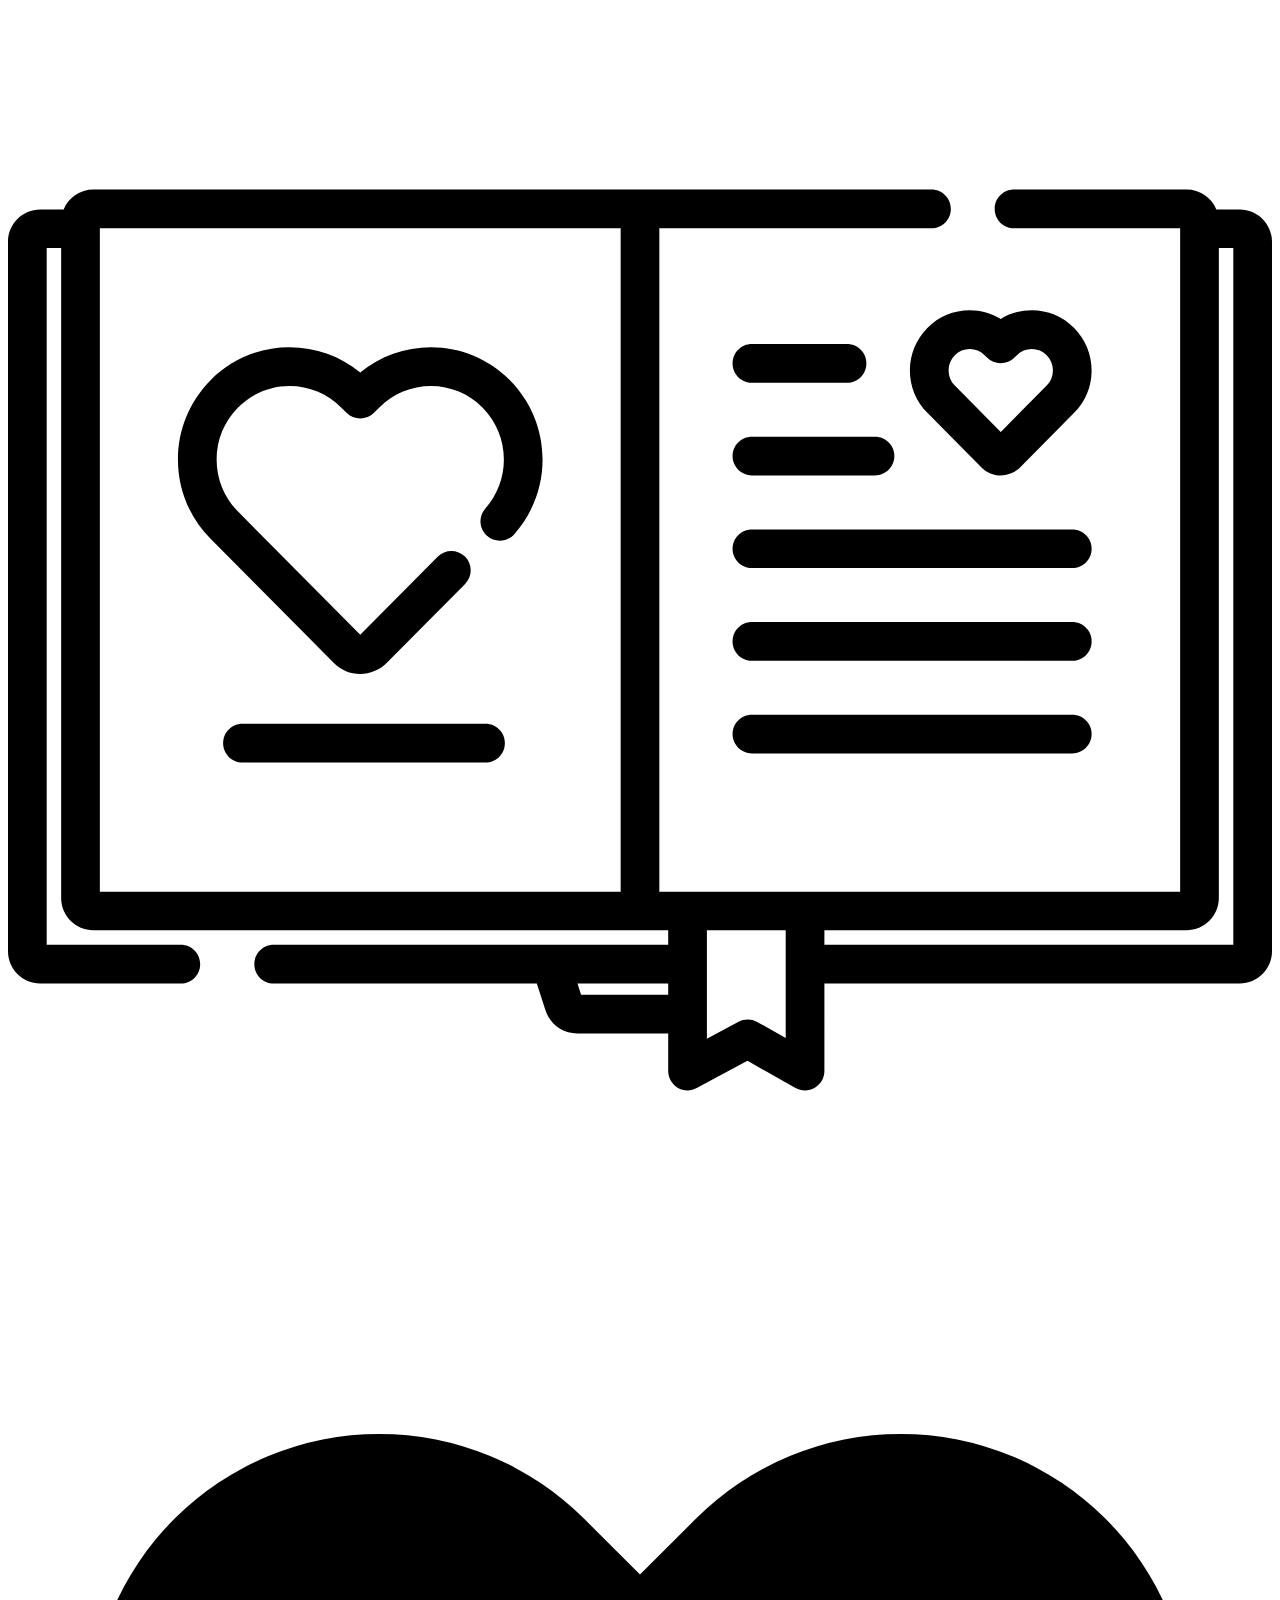
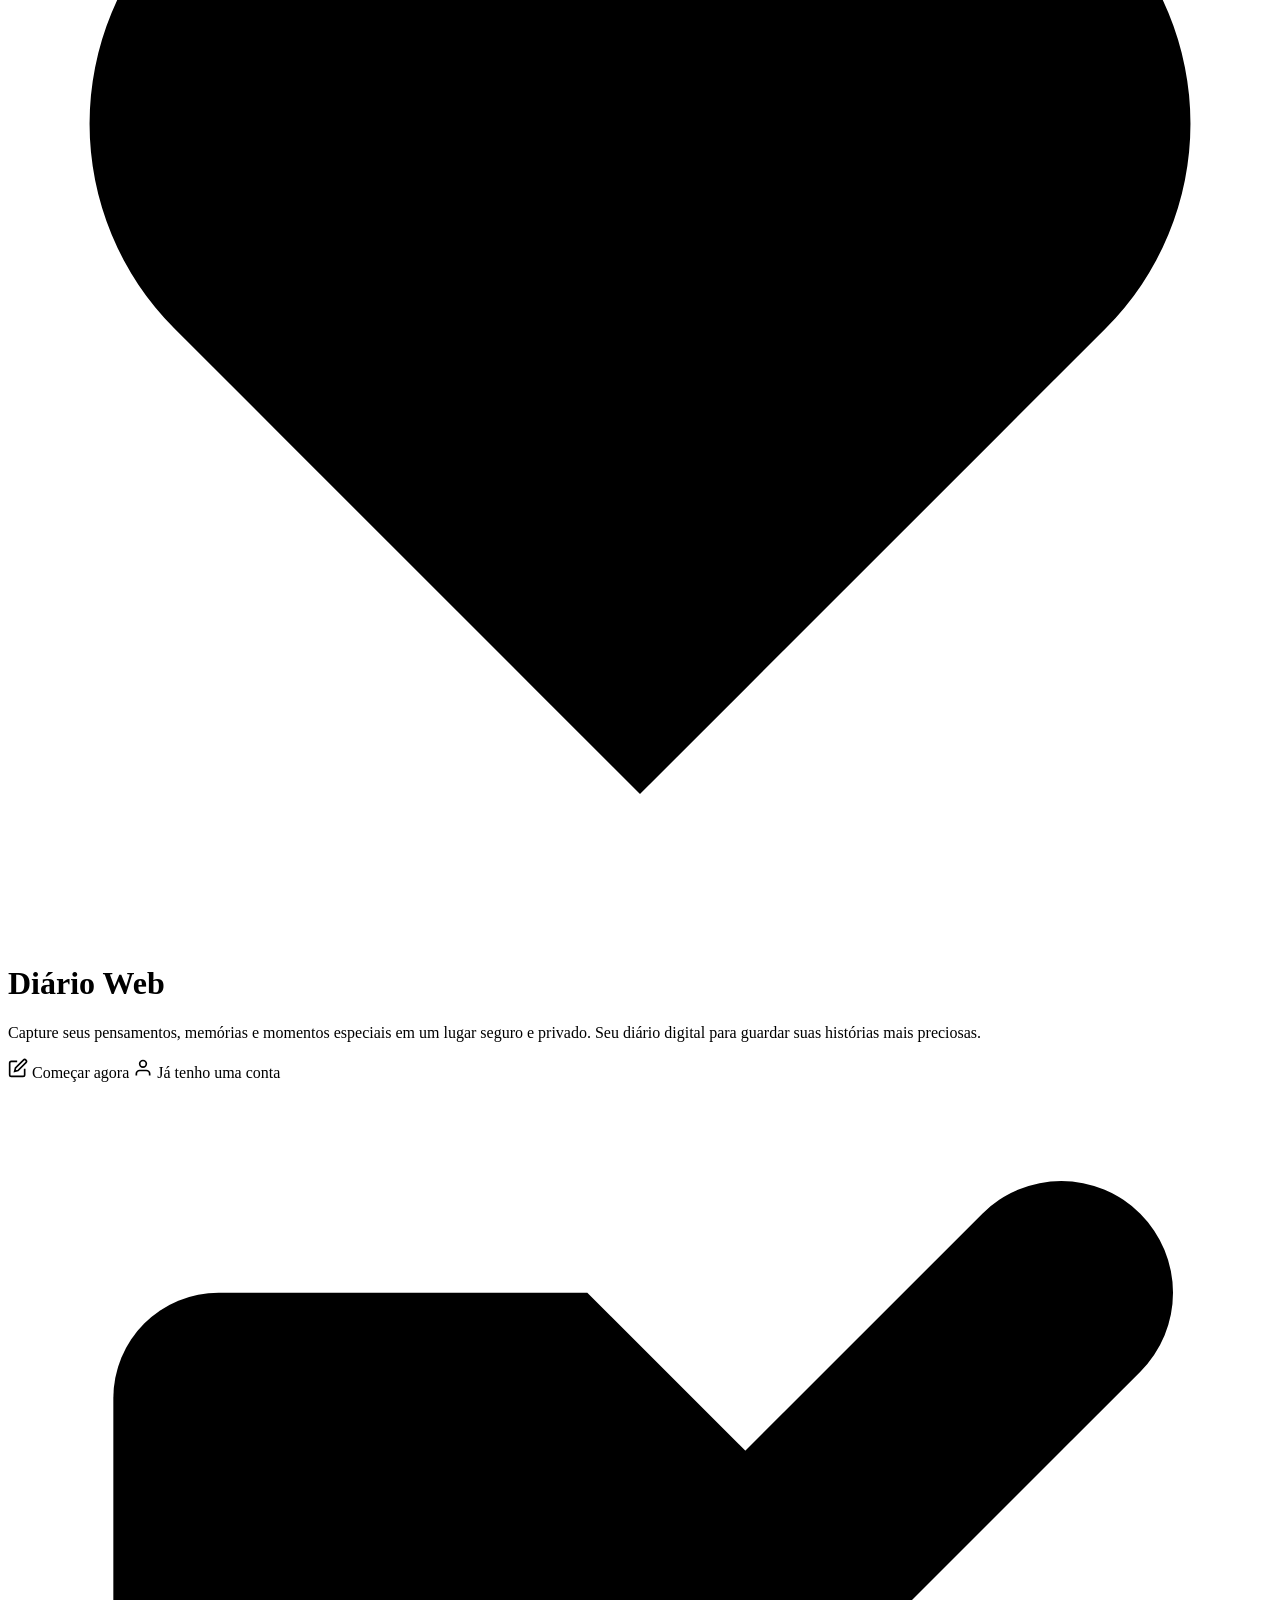
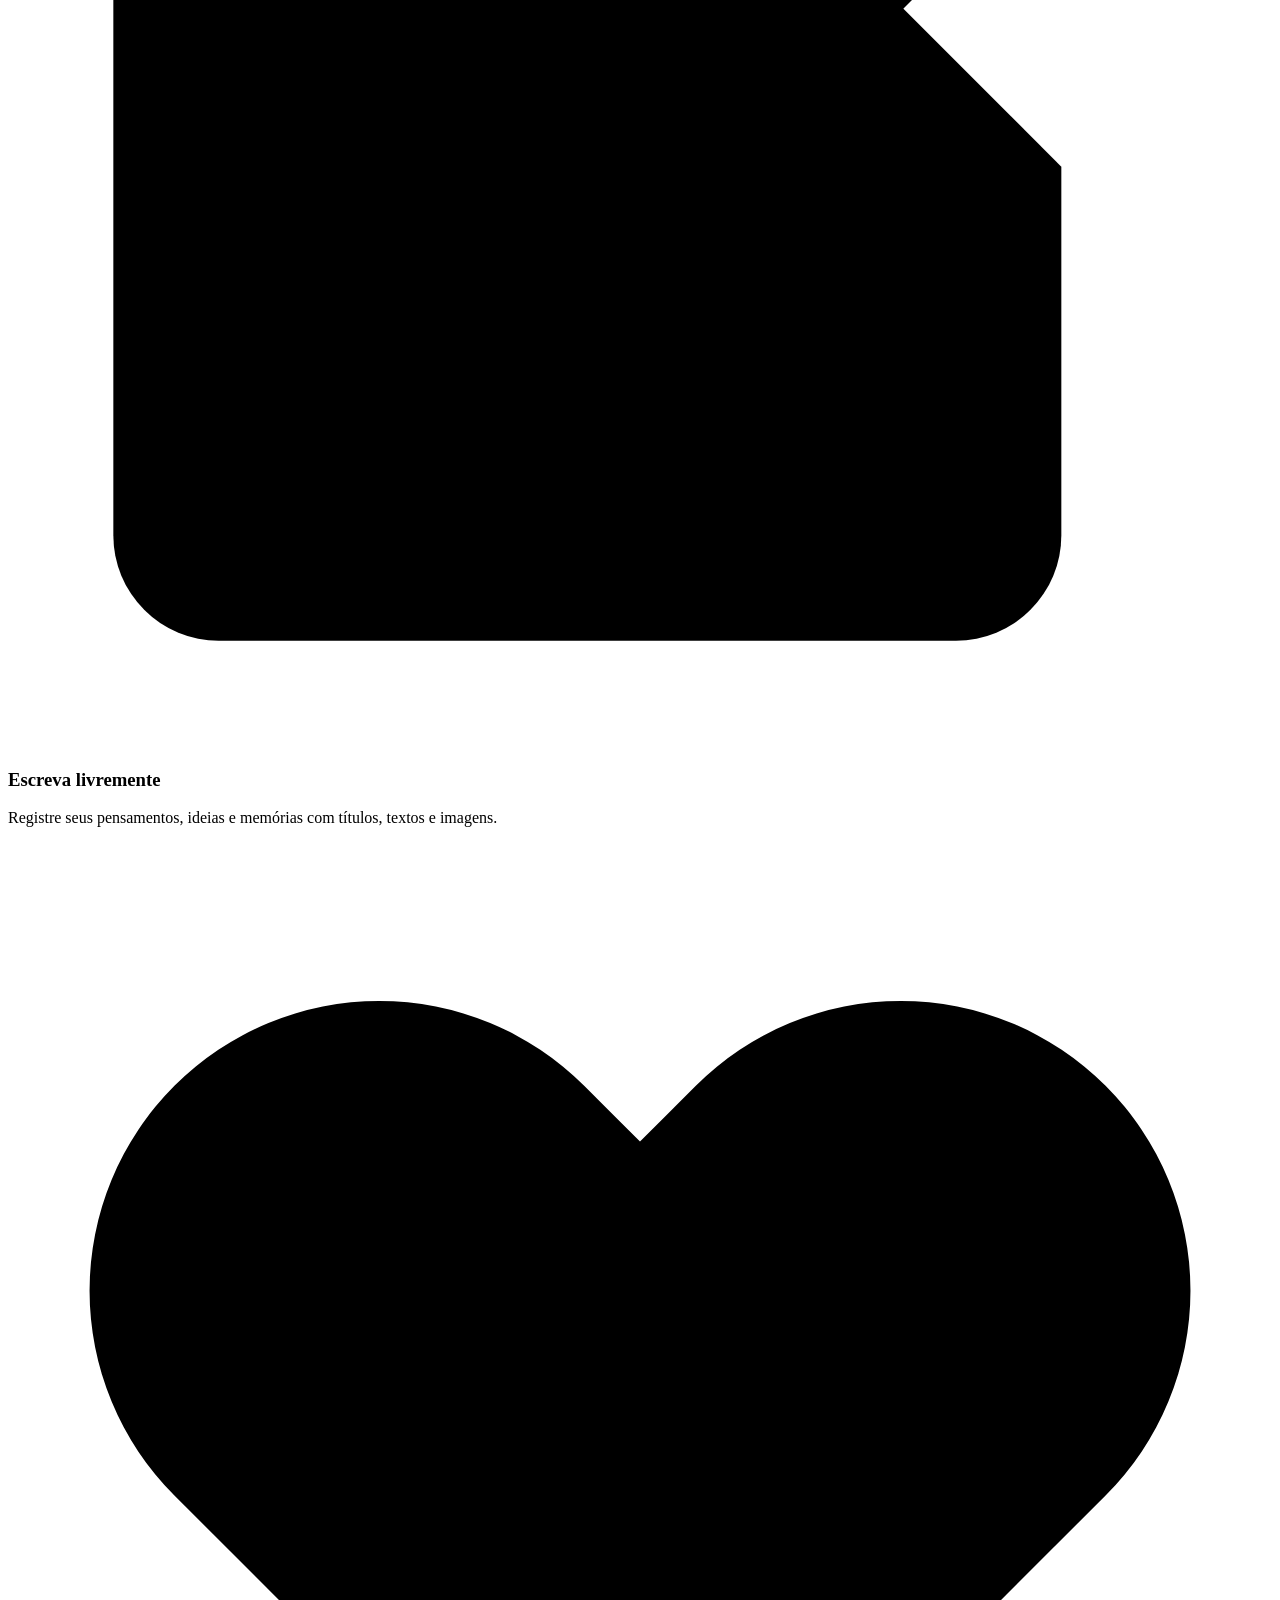
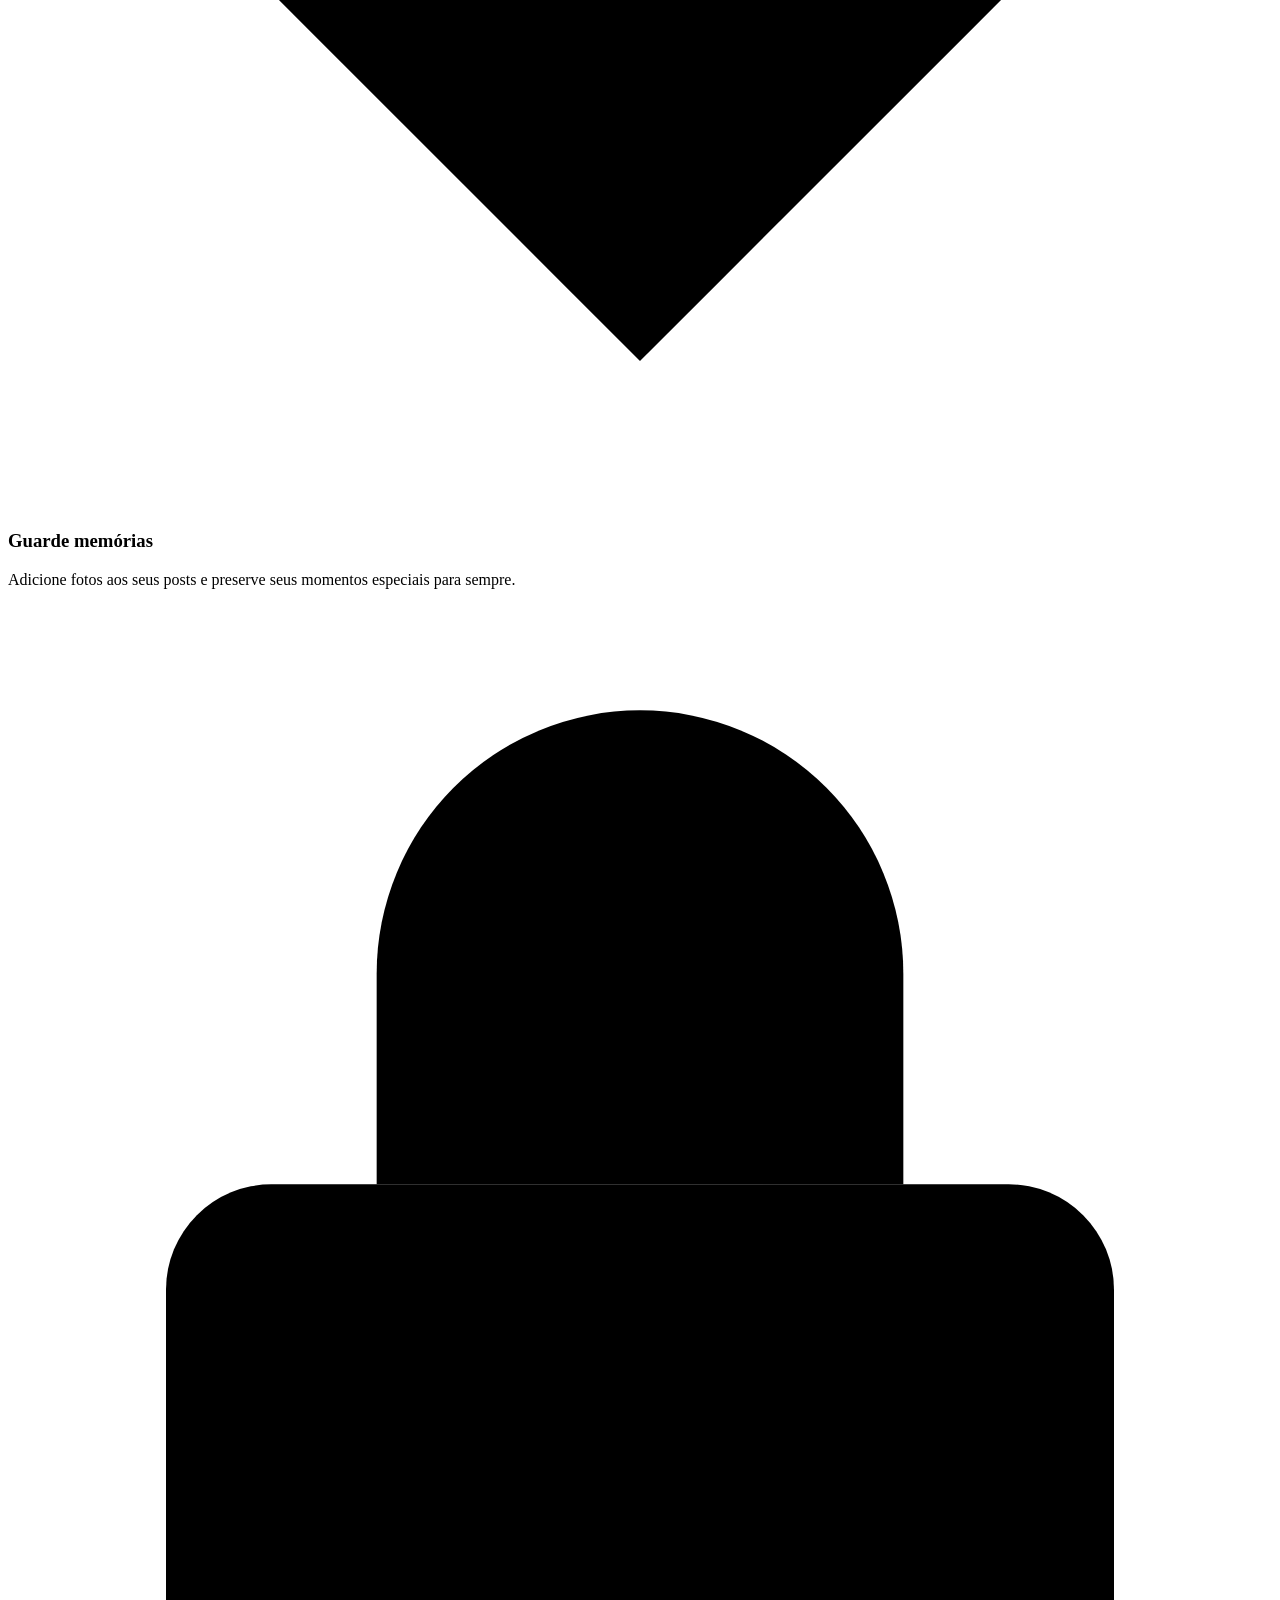
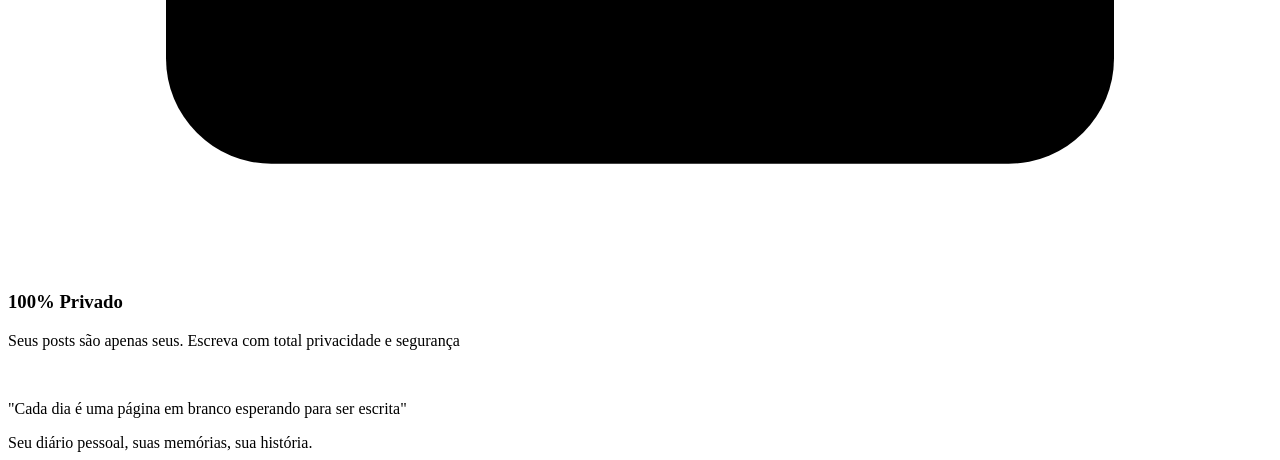
<file: src/main/resources/templates/index.html>
<!DOCTYPE html>
<html lang="pt-BR" xmlns:th="http://thymeleaf.org">

<head>
    <meta charset="UTF-8">
    <meta name="viewport" content="width=device-width, initial-scale=1.0">
    <title>Diário Web</title>
    
    <!--Favicon-->
    <link rel="icon" type="image/png" th:href="@{/assets/icons8-story-book-32.png}">

    <!--Fontes-->
    <link rel="preconnect" href="https://fonts.googleapis.com">
    <link rel="preconnect" href="https://fonts.gstatic.com" crossorigin>
    <link href="https://fonts.googleapis.com/css2?family=Abril+Fatface&family=Parisienne&family=Poppins&family=Unna:wght@400;700&display=swap" rel="stylesheet">
    
    <link rel="stylesheet" th:href="@{/css/styles.css}">
</head>

<body>
    <div class="container">
        <!-- Header -->
        <header class="header">
            <div class="logo-container">
                <svg class="logo-icon" version="1.1" id="Layer_1" xmlns="http://www.w3.org/2000/svg" xmlns:xlink="http://www.w3.org/1999/xlink" viewBox="0 0 512 512" xml:space="preserve">
                    <g id="SVGRepo_bgCarrier" stroke-width="0"></g>
                    <g id="SVGRepo_tracerCarrier" stroke-linecap="round" stroke-linejoin="round" stroke="#CCCCCC" stroke-width="8.192"></g>
                    <g id="SVGRepo_iconCarrier">
                    <g> <g> <path d="M193.415,289.959H94.977c-4.328,0-7.837,3.508-7.837,7.837c0,4.329,3.509,7.837,7.837,7.837h98.438 c4.328,0,7.837-3.508,7.837-7.837C201.252,293.466,197.744,289.959,193.415,289.959z"></path></g></g>
                    <g> <g> <path d="M203.308,150.743c-8.546-8.602-19.908-13.34-31.995-13.34c-10.56,0-20.568,3.616-28.628,10.269 c-8.059-6.652-18.067-10.269-28.629-10.269c-12.087,0-23.45,4.738-31.996,13.341c-8.529,8.59-13.226,20.002-13.226,32.137 c0,12.14,4.698,23.553,13.224,32.137l49.947,50.331c2.85,2.87,6.643,4.451,10.679,4.451c3.976,0,7.867-1.622,10.681-4.453 l31.795-32.039c3.048-3.072,3.029-8.034-0.042-11.082c-3.073-3.05-8.034-3.031-11.083,0.042l-31.35,31.59l-49.504-49.883 c-5.593-5.63-8.674-13.121-8.674-21.093c0-7.968,3.08-15.459,8.674-21.092c5.58-5.618,12.994-8.712,20.875-8.712 c7.882,0,15.295,3.094,20.876,8.712l2.193,2.208c1.471,1.482,3.473,2.314,5.561,2.314s4.09-0.834,5.56-2.314l2.191-2.207 c5.583-5.618,12.996-8.713,20.876-8.713s15.293,3.094,20.874,8.711c5.594,5.635,8.675,13.126,8.675,21.093 c0,7.35-2.666,14.399-7.505,19.849c-2.875,3.237-2.58,8.19,0.656,11.064c3.237,2.875,8.19,2.58,11.063-0.656 c7.39-8.322,11.459-19.067,11.459-30.257C216.535,170.748,211.838,159.336,203.308,150.743z"></path> </g> </g>
                    <g> <g> <path d="M498.939,81.584h-9.481c-1.976-4.708-6.632-8.025-12.049-8.025H407.51c-4.329,0-7.837,3.508-7.837,7.837 c0,4.329,3.508,7.837,7.837,7.837h67.286v268.695h-210.96V89.233h110.237c4.329,0,7.837-3.508,7.837-7.837 c0-4.329-3.508-7.837-7.837-7.837H34.591c-5.418,0-10.073,3.316-12.049,8.025h-9.481C5.859,81.584,0,87.443,0,94.645v287.446 c0,7.202,5.859,13.061,13.061,13.061h56.947c4.328,0,7.837-3.508,7.837-7.837c0-4.328-3.509-7.837-7.837-7.837H15.673V97.258 h5.857v263.284c0,7.202,5.859,13.061,13.061,13.061h216.184h16.652v5.876H107.623c-4.328,0-7.837,3.509-7.837,7.837 c0,4.329,3.509,7.837,7.837,7.837h106.573l3.509,10.84c1.811,5.594,6.973,9.354,12.845,9.354h36.877v15.257 c0,2.758,1.448,5.311,3.814,6.726c2.367,1.414,5.301,1.482,7.729,0.179l20.566-11.042l19.475,10.967 c1.195,0.673,2.52,1.008,3.846,1.008c1.368,0,2.733-0.357,3.955-1.071c2.404-1.405,3.882-3.981,3.882-6.766v-35.45h168.245 c7.202,0,13.061-5.859,13.061-13.061V94.645C512,87.444,506.141,81.584,498.939,81.584z M248.163,357.929H37.204V89.233h210.96 V357.929z M267.428,399.673h-0.001h-35.292l-1.463-4.52h36.756V399.673z M295.918,410.616l-12.819,6.883v-43.896h31.92v43.593 l-11.547-6.504C301.132,409.375,298.283,409.346,295.918,410.616z M496.327,379.479H330.693v-5.877h146.714 c7.203,0,13.061-5.859,13.061-13.061V97.258h5.858V379.479z"></path> </g> </g>
                    <g> <g> <path d="M339.854,136.121h-38.528c-4.329,0-7.837,3.508-7.837,7.837c0,4.328,3.508,7.837,7.837,7.837h38.528 c4.329,0,7.837-3.509,7.837-7.837C347.691,139.629,344.183,136.121,339.854,136.121z"></path> </g> </g>
                    <g> <g> <path d="M351.186,173.657h-49.859c-4.329,0-7.837,3.508-7.837,7.837c0,4.329,3.508,7.837,7.837,7.837h49.859 c4.329,0,7.837-3.508,7.837-7.837C359.023,177.165,355.515,173.657,351.186,173.657z"></path> </g> </g>
                    <g> <g> <path d="M431.098,211.194H301.327c-4.329,0-7.837,3.508-7.837,7.837c0,4.329,3.508,7.837,7.837,7.837h129.771 c4.329,0,7.837-3.508,7.837-7.837C438.934,214.702,435.427,211.194,431.098,211.194z"></path> </g> </g>
                    <g> <g> <path d="M431.098,248.731H301.327c-4.329,0-7.837,3.508-7.837,7.837c0,4.329,3.508,7.837,7.837,7.837h129.771 c4.329,0,7.837-3.508,7.837-7.837C438.934,252.239,435.427,248.731,431.098,248.731z"></path> </g> </g>
                    <g> <g> <path d="M431.098,286.268H301.327c-4.329,0-7.837,3.508-7.837,7.837c0,4.329,3.508,7.837,7.837,7.837h129.771 c4.329,0,7.837-3.508,7.837-7.837C438.934,289.776,435.427,286.268,431.098,286.268z"></path> </g> </g>
                    <g> <g> <path d="M431.852,129.586c-4.581-4.611-10.676-7.151-17.16-7.151c-4.5,0-8.812,1.223-12.563,3.514 c-3.749-2.29-8.062-3.514-12.564-3.514c-6.485,0-12.58,2.54-17.162,7.153c-4.566,4.6-7.081,10.709-7.081,17.202 c0,6.496,2.515,12.606,7.08,17.201l21.925,22.094c2.053,2.064,4.896,3.247,7.801,3.247c2.903,0,5.745-1.182,7.811-3.254 l21.916-22.085c4.566-4.598,7.081-10.708,7.081-17.203C438.934,140.297,436.42,134.188,431.852,129.586z M420.73,152.95 l-18.602,18.747l-18.607-18.749c-1.631-1.641-2.529-3.827-2.529-6.158c0-2.328,0.899-4.515,2.529-6.158 c1.617-1.628,3.764-2.524,6.042-2.524c2.28,0,4.424,0.896,6.036,2.519l0.962,0.971c1.471,1.484,3.474,2.319,5.564,2.319 s4.093-0.835,5.564-2.319l0.956-0.964c1.619-1.629,3.766-2.526,6.044-2.526c2.279,0,4.424,0.897,6.038,2.521 c1.632,1.644,2.531,3.832,2.531,6.161C423.261,149.119,422.363,151.306,420.73,152.95z"></path> </g> </g> </g>
                </svg>
                <svg class="heart-small" viewBox="0 0 24 24">
                    <path d="M20.84 4.61a5.5 5.5 0 0 0-7.78 0L12 5.67l-1.06-1.06a5.5 5.5 0 0 0-7.78 7.78l1.06 1.06L12 21.23l7.78-7.78 1.06-1.06a5.5 5.5 0 0 0 0-7.78z"></path>
                </svg>
            </div>
            <h1 class="title">Diário Web</h1>
            <p class="subtitle">
                Capture seus pensamentos, memórias e momentos especiais em um lugar seguro e privado.
                Seu diário digital para guardar suas histórias mais preciosas.
            </p>
        </header>

        <!-- Botões -->
        <div class="buttons-container">
            <a th:href="@{/cadastro}" class="btn btn-primary">
                <svg width="20" height="20" viewBox="0 0 24 24" fill="none" stroke="currentColor" stroke-width="2">
                    <path d="M11 4H4a2 2 0 0 0-2 2v14a2 2 0 0 0 2 2h14a2 2 0 0 0 2-2v-7"></path>
                    <path d="M18.5 2.5a2.121 2.121 0 0 1 3 3L12 15l-4 1 1-4 9.5-9.5z"></path>
                </svg>
                Começar agora
            </a>
            <a th:href="@{/login}" class="btn btn-secondary">
                <svg width="20" height="20" viewBox="0 0 24 24" fill="none" stroke="currentColor" stroke-width="2">
                    <path d="M20 21v-2a4 4 0 0 0-4-4H8a4 4 0 0 0-4 4v2"></path>
                    <circle cx="12" cy="7" r="4"></circle>
                </svg>
                Já tenho uma conta
            </a>
        </div>

        <!-- Features -->
        <div class="features">
            <!-- Card 1 -->
            <div class="feature-card">
                <div class="icon-circle">
                    <svg class="feature-icon" viewBox="0 0 24 24">
                        <path d="M11 4H4a2 2 0 0 0-2 2v14a2 2 0 0 0 2 2h14a2 2 0 0 0 2-2v-7"></path>
                        <path d="M18.5 2.5a2.121 2.121 0 0 1 3 3L12 15l-4 1 1-4 9.5-9.5z"></path>
                    </svg>
                </div>
                <h3 class="feature-title">Escreva livremente</h3>
                <p class="feature-description">
                    Registre seus pensamentos, ideias e memórias com títulos, textos e imagens.
                </p>
            </div>

            <!-- Card 2 -->
            <div class="feature-card">
                <div class="icon-circle">
                    <svg class="feature-icon" viewBox="0 0 24 24">
                        <path d="M20.84 4.61a5.5 5.5 0 0 0-7.78 0L12 5.67l-1.06-1.06a5.5 5.5 0 0 0-7.78 7.78l1.06 1.06L12 21.23l7.78-7.78 1.06-1.06a5.5 5.5 0 0 0 0-7.78z"></path>
                    </svg>
                </div>
                <h3 class="feature-title">Guarde memórias</h3>
                <p class="feature-description">
                    Adicione fotos aos seus posts e preserve seus momentos especiais para sempre.
                </p>
            </div>

            <!-- Card 3 -->
            <div class="feature-card">
                <div class="icon-circle">
                    <svg class="feature-icon" viewBox="0 0 24 24">
                        <rect x="3" y="11" width="18" height="11" rx="2" ry="2"></rect>
                        <path d="M7 11V7a5 5 0 0 1 10 0v4"></path>
                    </svg>
                </div>
                <h3 class="feature-title">100% Privado</h3>
                <p class="feature-description">
                    Seus posts são apenas seus. Escreva com total privacidade e segurança
                </p>
            </div>
        </div>

        <!-- Quote Section -->
        <div class="quote-section">
            <img class="quote-img" th:src="@{/assets/diary-write.png}">
            <p class="quote-text">
                "Cada dia é uma página em branco esperando para ser escrita"
            </p>
        </div>

    </div>
    <!-- Footer -->
    <footer class="footer">
        Seu diário pessoal, suas memórias, sua história.
    </footer>
</body>
</html>
</file>
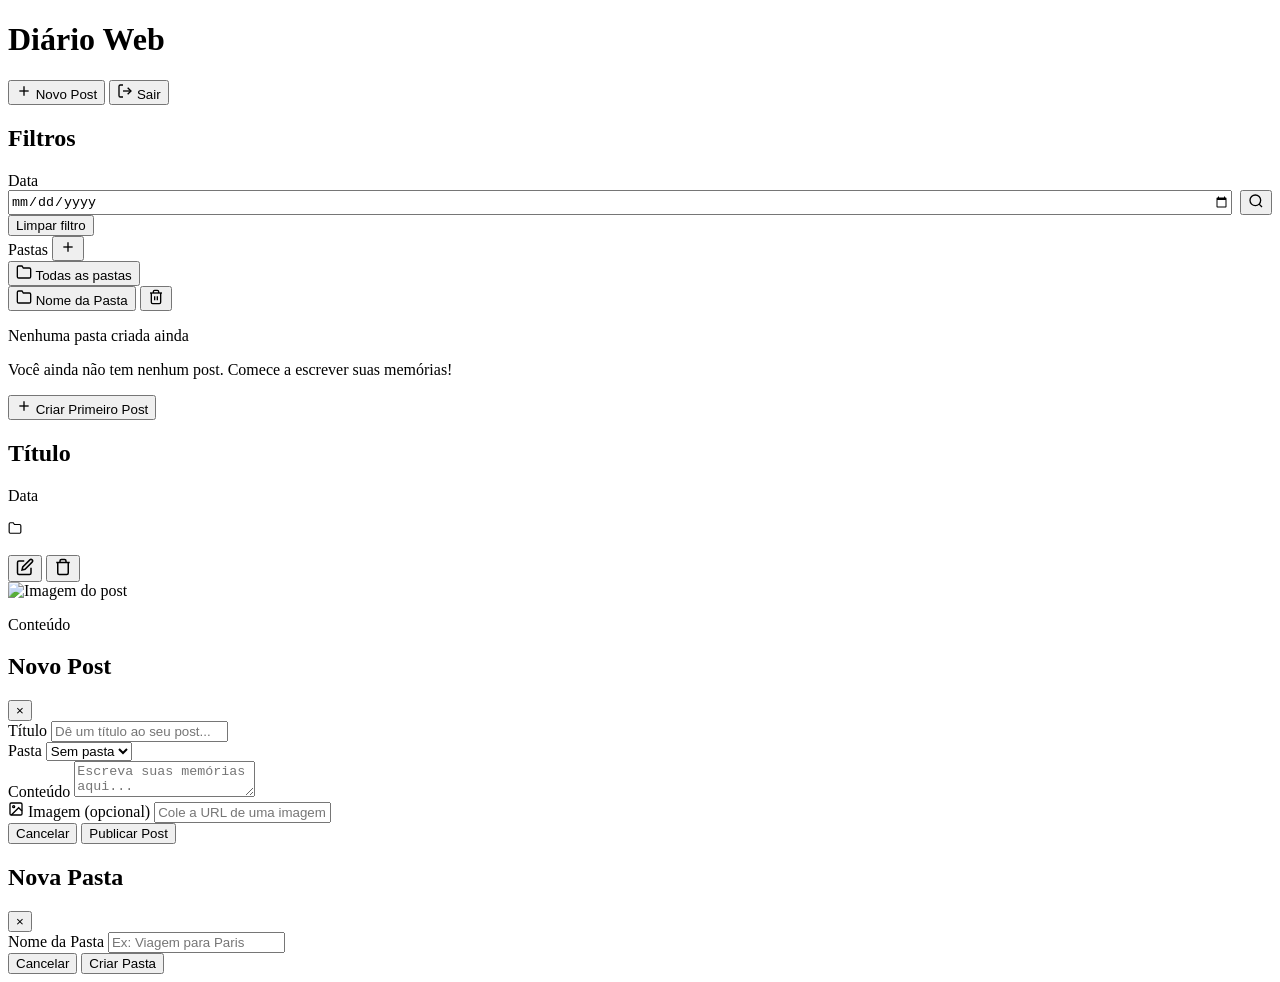
<file: src/main/resources/templates/diario.html>
<!DOCTYPE html>
<html lang="pt-BR" xmlns:th="http://thymeleaf.org">
<head>
    <meta charset="UTF-8">
    <meta name="viewport" content="width=device-width, initial-scale=1.0">
    <title>Dashboard - Diário Web</title>
    
    <!--Favicon-->
    <link rel="icon" type="image/png" th:href="@{/static/assets/icons8-story-book-32.png}">

    <!--Fontes-->
    <link rel="preconnect" href="https://fonts.googleapis.com">
    <link rel="preconnect" href="https://fonts.gstatic.com" crossorigin>
    <link href="https://fonts.googleapis.com/css2?family=Abril+Fatface&family=Parisienne&family=Poppins&family=Unna:wght@400;700&display=swap" rel="stylesheet">
    
    <link rel="stylesheet" th:href="@{/css/styles-diario.css}">
</head>
<body>
    <!-- Header -->
    <header class="header">
        <div class="header-left">
            <h1>Diário Web</h1>
            <p th:text="'Olá, ' + ${usuario.nome} + '!'"></p>
        </div>
        <div class="header-right">
            <button class="btn btn-primary" onclick="openModal()">
                <svg width="16" height="16" viewBox="0 0 24 24" fill="none" stroke="currentColor" stroke-width="2">
                    <line x1="12" y1="5" x2="12" y2="19"></line>
                    <line x1="5" y1="12" x2="19" y2="12"></line>
                </svg>
                Novo Post
            </button>
            <button class="btn btn-secondary" onclick="logout()">
                <svg width="16" height="16" viewBox="0 0 24 24" fill="none" stroke="currentColor" stroke-width="2">
                    <path d="M9 21H5a2 2 0 0 1-2-2V5a2 2 0 0 1 2-2h4"></path>
                    <polyline points="16 17 21 12 16 7"></polyline>
                    <line x1="21" y1="12" x2="9" y2="12"></line>
                </svg>
                Sair
            </button>
        </div>
    </header>

    <!-- Layout com Sidebar -->
    <div class="layout">
        <!-- Sidebar de Filtros -->
        <aside class="sidebar">
            <h2 class="sidebar-title">Filtros</h2>
            
            <!-- Filtro de Data -->
            <div class="filter-section">
                <label class="filter-label">Data</label>
                <div style="display: flex; gap: 8px;">
                    <input type="date" id="filtroData" class="filter-input" 
                        th:value="${dataSelecionada}" 
                        style="flex: 1;">
                    <button class="btn-filtrar" onclick="aplicarFiltroData()" title="Filtrar">
                        <svg width="16" height="16" viewBox="0 0 24 24" fill="none" stroke="currentColor" stroke-width="2">
                            <circle cx="11" cy="11" r="8"></circle>
                            <path d="m21 21-4.35-4.35"></path>
                        </svg>
                    </button>
                </div>
                <button class="btn-clear" onclick="limparFiltroData()" th:if="${dataSelecionada != null}">
                    Limpar filtro
                </button>
            </div>

            <!-- Filtro de Pasta -->
            <div class="filter-section">
                <div class="filter-header">
                    <label class="filter-label">Pastas</label>
                    <button class="btn-icon" onclick="openPastaModal()" title="Nova Pasta">
                        <svg width="16" height="16" viewBox="0 0 24 24" fill="none" stroke="currentColor" stroke-width="2">
                            <line x1="12" y1="5" x2="12" y2="19"></line>
                            <line x1="5" y1="12" x2="19" y2="12"></line>
                        </svg>
                    </button>
                </div>
                
                <div class="pasta-list">
                    <button class="pasta-item" onclick="filtrarPorPasta(null)" 
                            th:classappend="${pastaIdSelecionada == null} ? 'active' : ''">
                        <svg width="16" height="16" viewBox="0 0 24 24" fill="none" stroke="currentColor" stroke-width="2">
                            <path d="M22 19a2 2 0 0 1-2 2H4a2 2 0 0 1-2-2V5a2 2 0 0 1 2-2h5l2 3h9a2 2 0 0 1 2 2z"></path>
                        </svg>
                        <span>Todas as pastas</span>
                    </button>
                    
                    <div th:each="pasta : ${pastas}" class="pasta-item-wrapper">
                        <button class="pasta-item"
                                th:classappend="${pastaIdSelecionada == pasta.id} ? 'active' : ''"
                                th:onclick="'filtrarPorPasta(' + ${pasta.id} + ')'">
                            <svg width="16" height="16" viewBox="0 0 24 24" fill="none" stroke="currentColor" stroke-width="2">
                                <path d="M22 19a2 2 0 0 1-2 2H4a2 2 0 0 1-2-2V5a2 2 0 0 1 2-2h5l2 3h9a2 2 0 0 1 2 2z"></path>
                            </svg>
                            <span th:text="${pasta.nome}">Nome da Pasta</span>
                        </button>
                        <button class="btn-delete-pasta" 
                                th:onclick="'deletarPasta(' + ${pasta.id} + ')'"
                                title="Deletar pasta">
                            <svg width="16" height="16" viewBox="0 0 24 24" fill="none" stroke="currentColor" stroke-width="2">
                                <path d="M3 6h18"></path>
                                <path d="M19 6v14a2 2 0 0 1-2 2H7a2 2 0 0 1-2-2V6"></path>
                                <path d="M8 6V4a2 2 0 0 1 2-2h4a2 2 0 0 1 2 2v2"></path>
                                <line x1="10" y1="11" x2="10" y2="17"></line>
                                <line x1="14" y1="11" x2="14" y2="17"></line>
                            </svg>
                        </button>
                    </div>
                </div>
                
                <p class="empty-message" th:if="${#lists.isEmpty(pastas)}">
                    Nenhuma pasta criada ainda
                </p>
            </div>
        </aside>

        <!-- Main Content -->
        <main class="main-content">
            <!-- Empty State -->
            <div class="empty-state" th:if="${#lists.isEmpty(posts)}">
                <p>Você ainda não tem nenhum post. Comece a escrever suas memórias!</p>
                <button class="btn btn-primary" onclick="openModal()">
                    <svg width="16" height="16" viewBox="0 0 24 24" fill="none" stroke="currentColor" stroke-width="2">
                        <line x1="12" y1="5" x2="12" y2="19"></line>
                        <line x1="5" y1="12" x2="19" y2="12"></line>
                    </svg>
                    Criar Primeiro Post
                </button>
            </div>

            <!-- Timeline de Posts -->
            <div th:if="${!#lists.isEmpty(posts)}">
                <article class="post" th:each="post : ${posts}">
                    <div class="post-header">
                        <div>
                            <h2 class="post-title" th:text="${post.titulo}">Título</h2>
                            <p class="post-date" th:text="${#temporals.format(post.dataCriacao, 'dd ''de'' MMMM ''de'' yyyy ''às'' HH:mm')}">Data</p>
                            <p class="post-pasta" th:if="${post.pastaId != null}">
                                <svg width="14" height="14" viewBox="0 0 24 24" fill="none" stroke="currentColor" stroke-width="2">
                                    <path d="M22 19a2 2 0 0 1-2 2H4a2 2 0 0 1-2-2V5a2 2 0 0 1 2-2h5l2 3h9a2 2 0 0 1 2 2z"></path>
                                </svg>
                                <span th:each="pasta : ${pastas}" th:if="${pasta.id == post.pastaId}" th:text="${pasta.nome}"></span>
                            </p>
                        </div>
                        <div class="post-actions">
                            <button class="icon-btn" title="Editar" th:onclick="'editarPost(' + ${post.id} + ')'">
                                <svg width="18" height="18" viewBox="0 0 24 24" fill="none" stroke="currentColor" stroke-width="2">
                                    <path d="M11 4H4a2 2 0 0 0-2 2v14a2 2 0 0 0 2 2h14a2 2 0 0 0 2-2v-7"></path>
                                    <path d="M18.5 2.5a2.121 2.121 0 0 1 3 3L12 15l-4 1 1-4 9.5-9.5z"></path>
                                </svg>
                            </button>
                            <button class="icon-btn" title="Deletar" th:onclick="'deletarPost(' + ${post.id} + ')'">
                                <svg width="18" height="18" viewBox="0 0 24 24" fill="none" stroke="currentColor" stroke-width="2">
                                    <polyline points="3 6 5 6 21 6"></polyline>
                                    <path d="M19 6v14a2 2 0 0 1-2 2H7a2 2 0 0 1-2-2V6m3 0V4a2 2 0 0 1 2-2h4a2 2 0 0 1 2 2v2"></path>
                                </svg>
                            </button>
                        </div>
                    </div>
                    <div class="post-content">
                        <img th:if="${post.imagemUrl != null and !post.imagemUrl.isEmpty()}" 
                             th:src="${post.imagemUrl}" 
                             alt="Imagem do post"
                             class="post-image">
                        
                        <p th:text="${post.conteudo}">Conteúdo</p>
                    </div>
                </article>
            </div>
        </main>
    </div>

    <!-- Modal Novo/Editar Post -->
    <div class="modal-overlay" id="modalOverlay" onclick="closeModalOnOverlay(event)">
        <div class="modal">
            <div class="modal-header">
                <h2 class="modal-title" id="modalTitle">Novo Post</h2>
                <button class="close-btn" onclick="closeModal()">&times;</button>
            </div>
            <form th:action="${editando != null && editando} ? @{/atualizarPost} : @{/criarPost}" method="post" id="postForm">
                <input th:if="${post != null}" type="hidden" name="id" th:value="${post.id}">
                
                <div class="form-group">
                    <label for="titulo">Título</label>
                    <input type="text" id="titulo" name="titulo" placeholder="Dê um título ao seu post..." 
                           th:value="${post != null} ? ${post.titulo} : ''" required>
                </div>
                
                <div class="form-group">
                    <label for="pastaId">Pasta</label>
                    <select id="pastaId" name="pastaId" class="form-select">
                        <option value="">Sem pasta</option>
                        <option th:each="pasta : ${pastas}" 
                                th:value="${pasta.id}" 
                                th:text="${pasta.nome}"
                                th:selected="${post != null && post.pastaId == pasta.id}">
                        </option>
                    </select>
                </div>
                
                <div class="form-group">
                    <label for="conteudo">Conteúdo</label>
                    <textarea id="conteudo" name="conteudo" placeholder="Escreva suas memórias aqui..." 
                              required th:text="${post != null} ? ${post.conteudo} : ''"></textarea>
                </div>
                
                <div class="form-group">
                    <label for="imagemUrl" class="image-input-label">
                        <svg width="16" height="16" viewBox="0 0 24 24" fill="none" stroke="currentColor" stroke-width="2">
                            <rect x="3" y="3" width="18" height="18" rx="2" ry="2"></rect>
                            <circle cx="8.5" cy="8.5" r="1.5"></circle>
                            <polyline points="21 15 16 10 5 21"></polyline>
                        </svg>
                        Imagem (opcional)
                    </label>
                    <input type="url" id="imagemUrl" name="imagemUrl" placeholder="Cole a URL de uma imagem..."
                           th:value="${post != null} ? ${post.imagemUrl} : ''">
                </div>
                
                <div class="modal-footer">
                    <button type="button" class="btn btn-cancel" onclick="closeModal()">Cancelar</button>
                    <button type="submit" class="btn btn-submit" id="submitBtn">Publicar Post</button>
                </div>
            </form>
        </div>
    </div>

    <!-- Modal Nova Pasta -->
    <div class="modal-overlay" id="pastaModalOverlay" onclick="closePastaModalOnOverlay(event)">
        <div class="modal modal-small">
            <div class="modal-header">
                <h2 class="modal-title">Nova Pasta</h2>
                <button class="close-btn" onclick="closePastaModal()">&times;</button>
            </div>
            <form action="/criarPasta" method="post" id="pastaForm">
                <div class="form-group">
                    <label for="nomePasta">Nome da Pasta</label>
                    <input type="text" id="nomePasta" name="nome" placeholder="Ex: Viagem para Paris" required>
                </div>
                
                <div class="modal-footer">
                    <button type="button" class="btn btn-cancel" onclick="closePastaModal()">Cancelar</button>
                    <button type="submit" class="btn btn-submit">Criar Pasta</button>
                </div>
            </form>
        </div>
    </div>

    <script th:inline="javascript">
        /*<![CDATA[*/
        const editando = /*[[${editando}]]*/ false;
        const postParaEditar = /*[[${post}]]*/ null;
        
        window.onload = function() {
            if (editando && postParaEditar) {
                document.getElementById('modalTitle').textContent = 'Editar Post';
                document.getElementById('submitBtn').textContent = 'Salvar Alterações';
                openModal();
            }
        };
        /*]]>*/
        
        // Modal Post
        function openModal() {
            document.getElementById('modalOverlay').classList.add('active');
        }

        function closeModal() {
            document.getElementById('modalOverlay').classList.remove('active');
            if (!editando) {
                document.getElementById('postForm').reset();
            } else {
                window.location.href = '/diario';
            }
        }

        function closeModalOnOverlay(event) {
            if (event.target.id === 'modalOverlay') {
                closeModal();
            }
        }

        // Modal Pasta
        function openPastaModal() {
            document.getElementById('pastaModalOverlay').classList.add('active');
        }

        function closePastaModal() {
            document.getElementById('pastaModalOverlay').classList.remove('active');
            document.getElementById('pastaForm').reset();
        }

        function closePastaModalOnOverlay(event) {
            if (event.target.id === 'pastaModalOverlay') {
                closePastaModal();
            }
        }

        // Filtros
        function filtrarPorPasta(pastaId) {
            if (pastaId) {
                window.location.href = '/diario?pastaId=' + pastaId;
            } else {
                window.location.href = '/diario';
            }
        }

        function aplicarFiltroData() {
            const data = document.getElementById('filtroData').value;
            if (data) {
                window.location.href = '/diario?data=' + data;
            }
        }

        function limparFiltroData() {
            window.location.href = '/diario';
        }

        // CRUD
        function editarPost(id) {
            window.location.href = '/editarPost/' + id;
        }

        function deletarPost(id) {
            if (confirm('Tem certeza que deseja deletar este post?')) {
                window.location.href = '/deletarPost/' + id;
            }
        }

        function deletarPasta(id) {
            if (confirm('Tem certeza que deseja deletar esta pasta? Os posts não serão deletados.')) {
                window.location.href = '/deletarPasta/' + id;
            }
        }

        function logout() {
            if (confirm('Deseja realmente sair?')) {
                window.location.href = '/logout';
            }
        }
    </script>
</body>
</html>
</file>
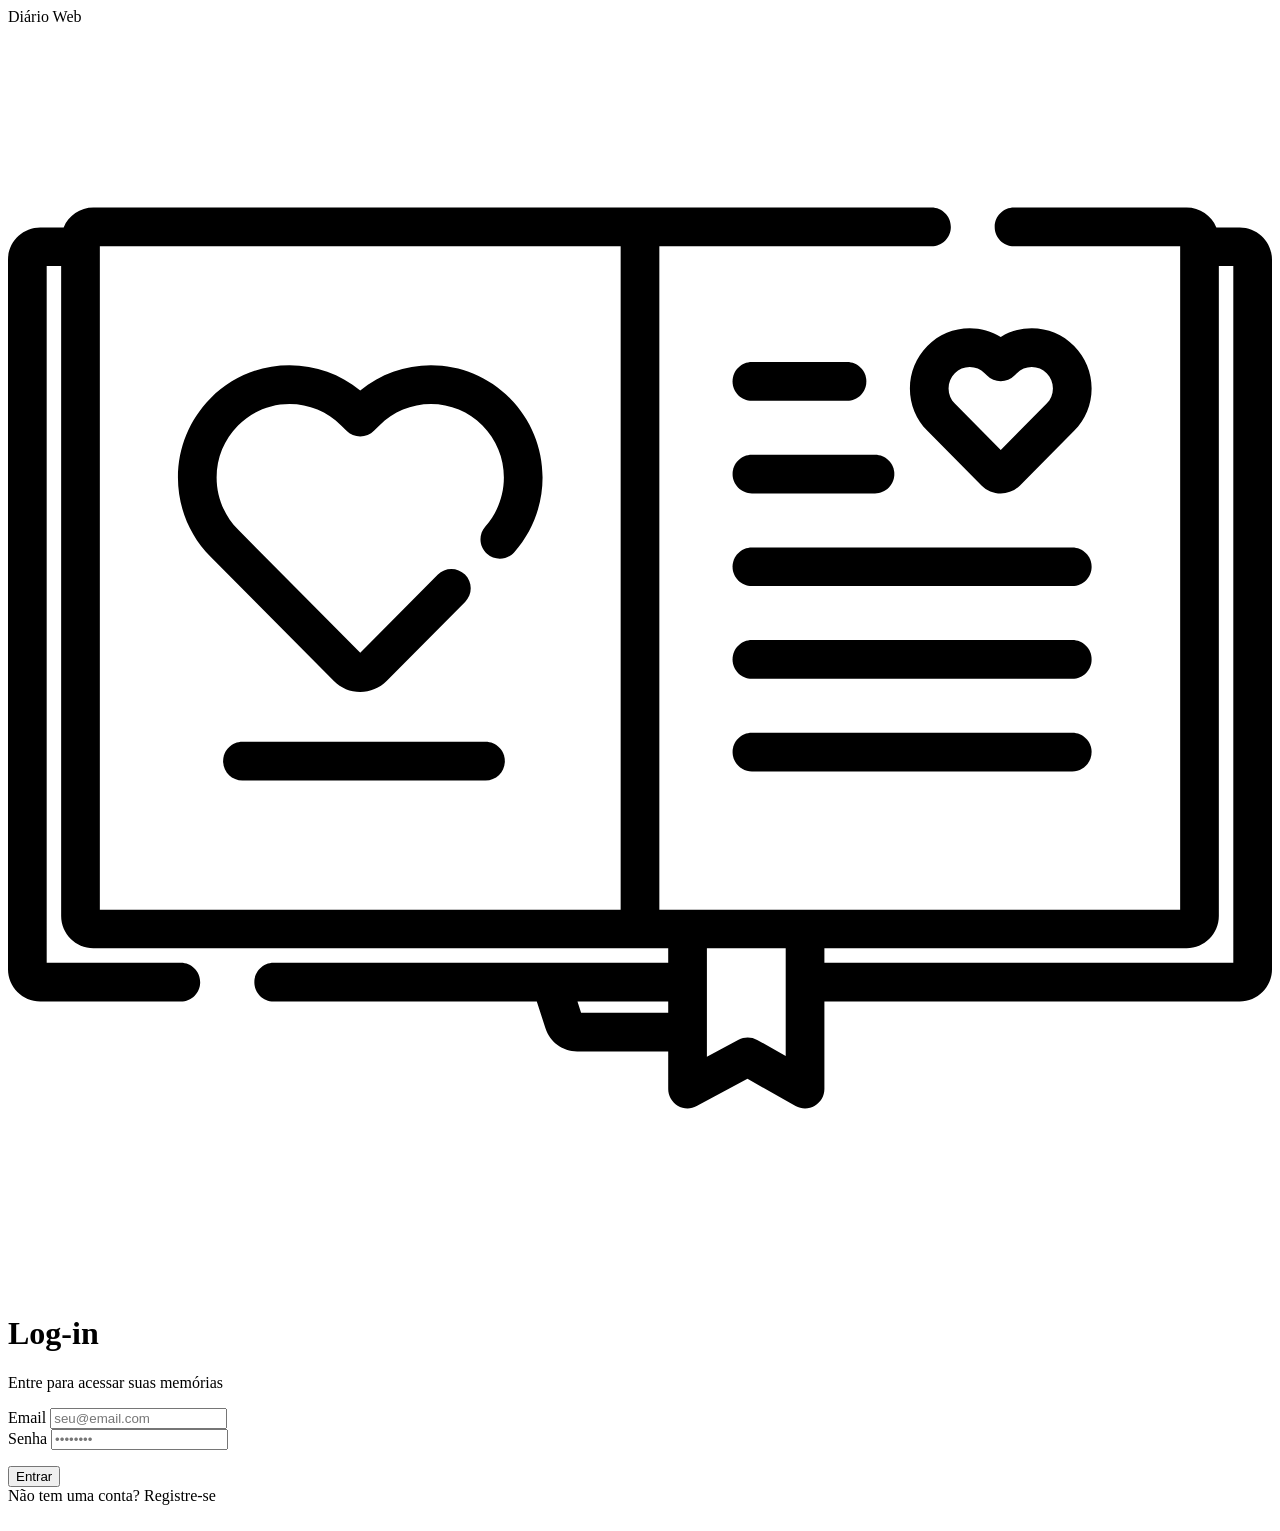
<file: src/main/resources/templates/login.html>
<!DOCTYPE html>
<html lang="pt-BR" xmlns:th="http://thymeleaf.org">
<head>
    <meta charset="UTF-8">
    <meta name="viewport" content="width=device-width, initial-scale=1.0">
    <title>Login - Dear Diary</title>
    
    <!--Favicon-->
    <link rel="icon" type="image/png" th:href="@{/assets/icons8-story-book-32.png}">

    <!--Fontes-->
    <link rel="preconnect" href="https://fonts.googleapis.com">
    <link rel="preconnect" href="https://fonts.gstatic.com" crossorigin>
    <link href="https://fonts.googleapis.com/css2?family=Abril+Fatface&family=Parisienne&family=Poppins&family=Unna:wght@400;700&display=swap" rel="stylesheet">
    
    <link rel="stylesheet" th:href="@{/css/styles-login.css}">
</head>
<body>
    <div class="header-top">
        <a th:href="@{/}">Diário Web</a>
    </div>
    <div class="login-container">
        <div class="logo-container">
            <div class="logo-circle">
                <svg class="logo-icon" version="1.1" id="Layer_1" xmlns="http://www.w3.org/2000/svg" xmlns:xlink="http://www.w3.org/1999/xlink" viewBox="0 0 512 512" xml:space="preserve">
                    <g id="SVGRepo_bgCarrier" stroke-width="0"></g>
                    <g id="SVGRepo_tracerCarrier" stroke-linecap="round" stroke-linejoin="round" stroke="#CCCCCC" stroke-width="8.192"></g>
                    <g id="SVGRepo_iconCarrier">
                    <g> <g> <path d="M193.415,289.959H94.977c-4.328,0-7.837,3.508-7.837,7.837c0,4.329,3.509,7.837,7.837,7.837h98.438 c4.328,0,7.837-3.508,7.837-7.837C201.252,293.466,197.744,289.959,193.415,289.959z"></path></g></g>
                    <g> <g> <path d="M203.308,150.743c-8.546-8.602-19.908-13.34-31.995-13.34c-10.56,0-20.568,3.616-28.628,10.269 c-8.059-6.652-18.067-10.269-28.629-10.269c-12.087,0-23.45,4.738-31.996,13.341c-8.529,8.59-13.226,20.002-13.226,32.137 c0,12.14,4.698,23.553,13.224,32.137l49.947,50.331c2.85,2.87,6.643,4.451,10.679,4.451c3.976,0,7.867-1.622,10.681-4.453 l31.795-32.039c3.048-3.072,3.029-8.034-0.042-11.082c-3.073-3.05-8.034-3.031-11.083,0.042l-31.35,31.59l-49.504-49.883 c-5.593-5.63-8.674-13.121-8.674-21.093c0-7.968,3.08-15.459,8.674-21.092c5.58-5.618,12.994-8.712,20.875-8.712 c7.882,0,15.295,3.094,20.876,8.712l2.193,2.208c1.471,1.482,3.473,2.314,5.561,2.314s4.09-0.834,5.56-2.314l2.191-2.207 c5.583-5.618,12.996-8.713,20.876-8.713s15.293,3.094,20.874,8.711c5.594,5.635,8.675,13.126,8.675,21.093 c0,7.35-2.666,14.399-7.505,19.849c-2.875,3.237-2.58,8.19,0.656,11.064c3.237,2.875,8.19,2.58,11.063-0.656 c7.39-8.322,11.459-19.067,11.459-30.257C216.535,170.748,211.838,159.336,203.308,150.743z"></path> </g> </g>
                    <g> <g> <path d="M498.939,81.584h-9.481c-1.976-4.708-6.632-8.025-12.049-8.025H407.51c-4.329,0-7.837,3.508-7.837,7.837 c0,4.329,3.508,7.837,7.837,7.837h67.286v268.695h-210.96V89.233h110.237c4.329,0,7.837-3.508,7.837-7.837 c0-4.329-3.508-7.837-7.837-7.837H34.591c-5.418,0-10.073,3.316-12.049,8.025h-9.481C5.859,81.584,0,87.443,0,94.645v287.446 c0,7.202,5.859,13.061,13.061,13.061h56.947c4.328,0,7.837-3.508,7.837-7.837c0-4.328-3.509-7.837-7.837-7.837H15.673V97.258 h5.857v263.284c0,7.202,5.859,13.061,13.061,13.061h216.184h16.652v5.876H107.623c-4.328,0-7.837,3.509-7.837,7.837 c0,4.329,3.509,7.837,7.837,7.837h106.573l3.509,10.84c1.811,5.594,6.973,9.354,12.845,9.354h36.877v15.257 c0,2.758,1.448,5.311,3.814,6.726c2.367,1.414,5.301,1.482,7.729,0.179l20.566-11.042l19.475,10.967 c1.195,0.673,2.52,1.008,3.846,1.008c1.368,0,2.733-0.357,3.955-1.071c2.404-1.405,3.882-3.981,3.882-6.766v-35.45h168.245 c7.202,0,13.061-5.859,13.061-13.061V94.645C512,87.444,506.141,81.584,498.939,81.584z M248.163,357.929H37.204V89.233h210.96 V357.929z M267.428,399.673h-0.001h-35.292l-1.463-4.52h36.756V399.673z M295.918,410.616l-12.819,6.883v-43.896h31.92v43.593 l-11.547-6.504C301.132,409.375,298.283,409.346,295.918,410.616z M496.327,379.479H330.693v-5.877h146.714 c7.203,0,13.061-5.859,13.061-13.061V97.258h5.858V379.479z"></path> </g> </g>
                    <g> <g> <path d="M339.854,136.121h-38.528c-4.329,0-7.837,3.508-7.837,7.837c0,4.328,3.508,7.837,7.837,7.837h38.528 c4.329,0,7.837-3.509,7.837-7.837C347.691,139.629,344.183,136.121,339.854,136.121z"></path> </g> </g>
                    <g> <g> <path d="M351.186,173.657h-49.859c-4.329,0-7.837,3.508-7.837,7.837c0,4.329,3.508,7.837,7.837,7.837h49.859 c4.329,0,7.837-3.508,7.837-7.837C359.023,177.165,355.515,173.657,351.186,173.657z"></path> </g> </g>
                    <g> <g> <path d="M431.098,211.194H301.327c-4.329,0-7.837,3.508-7.837,7.837c0,4.329,3.508,7.837,7.837,7.837h129.771 c4.329,0,7.837-3.508,7.837-7.837C438.934,214.702,435.427,211.194,431.098,211.194z"></path> </g> </g>
                    <g> <g> <path d="M431.098,248.731H301.327c-4.329,0-7.837,3.508-7.837,7.837c0,4.329,3.508,7.837,7.837,7.837h129.771 c4.329,0,7.837-3.508,7.837-7.837C438.934,252.239,435.427,248.731,431.098,248.731z"></path> </g> </g>
                    <g> <g> <path d="M431.098,286.268H301.327c-4.329,0-7.837,3.508-7.837,7.837c0,4.329,3.508,7.837,7.837,7.837h129.771 c4.329,0,7.837-3.508,7.837-7.837C438.934,289.776,435.427,286.268,431.098,286.268z"></path> </g> </g>
                    <g> <g> <path d="M431.852,129.586c-4.581-4.611-10.676-7.151-17.16-7.151c-4.5,0-8.812,1.223-12.563,3.514 c-3.749-2.29-8.062-3.514-12.564-3.514c-6.485,0-12.58,2.54-17.162,7.153c-4.566,4.6-7.081,10.709-7.081,17.202 c0,6.496,2.515,12.606,7.08,17.201l21.925,22.094c2.053,2.064,4.896,3.247,7.801,3.247c2.903,0,5.745-1.182,7.811-3.254 l21.916-22.085c4.566-4.598,7.081-10.708,7.081-17.203C438.934,140.297,436.42,134.188,431.852,129.586z M420.73,152.95 l-18.602,18.747l-18.607-18.749c-1.631-1.641-2.529-3.827-2.529-6.158c0-2.328,0.899-4.515,2.529-6.158 c1.617-1.628,3.764-2.524,6.042-2.524c2.28,0,4.424,0.896,6.036,2.519l0.962,0.971c1.471,1.484,3.474,2.319,5.564,2.319 s4.093-0.835,5.564-2.319l0.956-0.964c1.619-1.629,3.766-2.526,6.044-2.526c2.279,0,4.424,0.897,6.038,2.521 c1.632,1.644,2.531,3.832,2.531,6.161C423.261,149.119,422.363,151.306,420.73,152.95z"></path> </g> </g> </g>
                </svg>
            </div>
            <h1 class="title">Log-in</h1>
            <p class="subtitle">Entre para acessar suas memórias</p>
        </div>

        <form action="/autenticar" method="post">
            <div class="form-group">
                <label for="email">Email</label>
                <input type="email" id="email" name="email" placeholder="seu@email.com" required>
            </div>

            <div class="form-group">
                <label for="password">Senha</label>
                <input type="password" id="password" name="senha" placeholder="••••••••" required>
            </div>

            <p th:if="${erro}" style="color: red; text-align: center;" th:text="${erro}"></p>

            <button type="submit" class="btn-submit">Entrar</button>
        </form>

        <div class="register-link">
            Não tem uma conta? <a th:href="@{/cadastro}">Registre-se</a>
        </div>
    </div>

    <div class="diary-img">
        <img class="quote-img" th:src="@{/assets/diary-girl3.png}">
    </div>

    <div class="help-button" title="Ajuda"></div>
</body>
</html>
</file>
